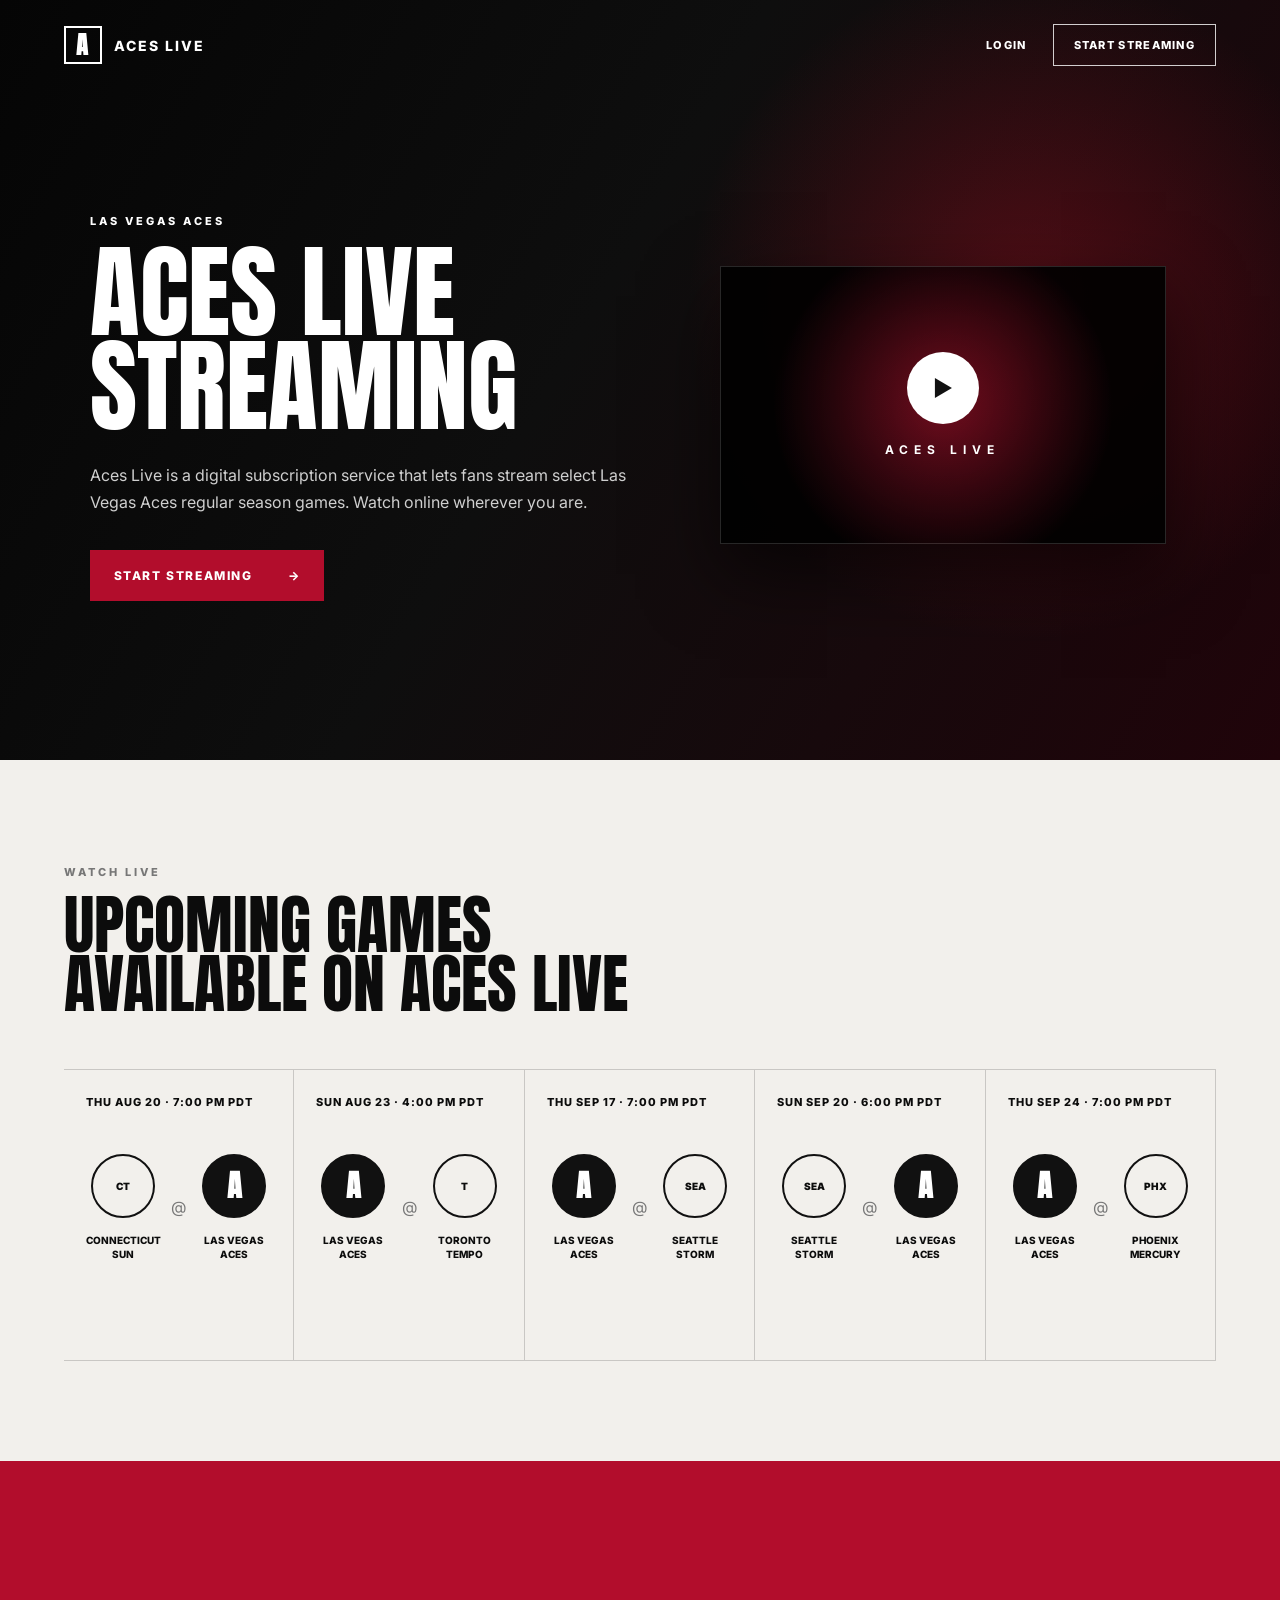
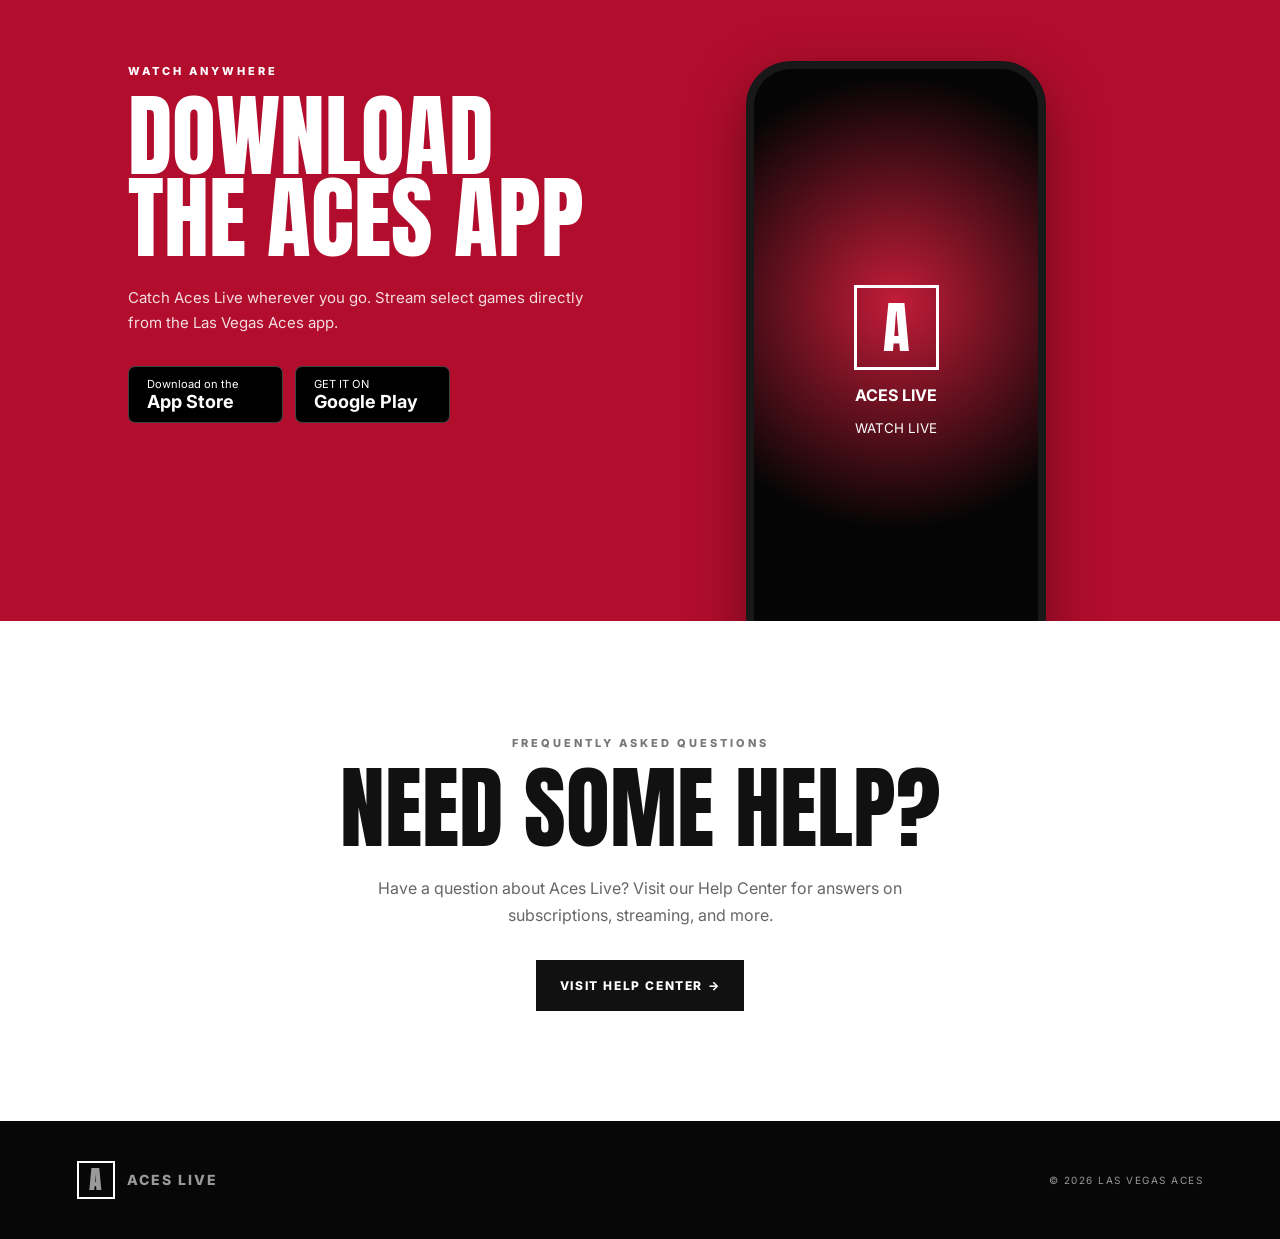
<file: index.html>
<!DOCTYPE html>
<html lang="en">
<head>
  <meta charset="UTF-8" />
  <meta name="viewport" content="width=device-width, initial-scale=1.0" />
  <title>Aces Live</title>

  <script>
    (function () {
      const url = new URL(window.location.href);
      if (url.searchParams.get('couponCode') !== 'NEVERFOLD') {
        url.searchParams.set('couponCode', 'NEVERFOLD');
        window.history.replaceState({}, '', url.pathname + url.search + url.hash);
      }
    })();
  </script>

  <script type="module" src="https://widgets.prod.cleeng.com/cleeng.js"></script>
  <link rel="stylesheet" href="./styles.css" />
</head>
<body>
  <header class="nav">
    <a class="logo" href="./">
      <div class="aces-mark">A</div>
      <span>ACES LIVE</span>
    </a>

    <div class="nav-actions">
      <button class="login-btn" id="accountBtn">LOGIN</button>
      <button class="logout-btn" id="logoutBtn">LOGOUT</button>
      <a class="nav-stream-btn" href="./checkout.html?couponCode=NEVERFOLD">START STREAMING</a>
    </div>
  </header>

  <main>
    <section class="hero">
      <div class="hero-content">
        <span class="eyebrow">LAS VEGAS ACES</span>
        <h1>ACES LIVE<br>STREAMING</h1>
        <p>Aces Live is a digital subscription service that lets fans stream select Las Vegas Aces regular season games. Watch online wherever you are.</p>
        <a class="primary-btn" href="./checkout.html?couponCode=NEVERFOLD">START STREAMING <span>→</span></a>
      </div>
      <div class="hero-player">
        <div class="player-card">
          <div class="play-button">▶</div>
          <span>ACES LIVE</span>
        </div>
      </div>
    </section>

    <section class="games-section">
      <div class="section-inner">
        <div class="section-heading">
          <span class="eyebrow dark">WATCH LIVE</span>
          <h2>UPCOMING GAMES<br>AVAILABLE ON ACES LIVE</h2>
        </div>

        <div class="games-grid">
          <article class="game-card"><div class="game-date">THU AUG 20 · 7:00 PM PDT</div><div class="matchup"><div class="team"><div class="team-logo">CT</div><span>CONNECTICUT<br>SUN</span></div><div class="at">@</div><div class="team"><div class="team-logo aces">A</div><span>LAS VEGAS<br>ACES</span></div></div></article>
          <article class="game-card"><div class="game-date">SUN AUG 23 · 4:00 PM PDT</div><div class="matchup"><div class="team"><div class="team-logo aces">A</div><span>LAS VEGAS<br>ACES</span></div><div class="at">@</div><div class="team"><div class="team-logo">T</div><span>TORONTO<br>TEMPO</span></div></div></article>
          <article class="game-card"><div class="game-date">THU SEP 17 · 7:00 PM PDT</div><div class="matchup"><div class="team"><div class="team-logo aces">A</div><span>LAS VEGAS<br>ACES</span></div><div class="at">@</div><div class="team"><div class="team-logo">SEA</div><span>SEATTLE<br>STORM</span></div></div></article>
          <article class="game-card"><div class="game-date">SUN SEP 20 · 6:00 PM PDT</div><div class="matchup"><div class="team"><div class="team-logo">SEA</div><span>SEATTLE<br>STORM</span></div><div class="at">@</div><div class="team"><div class="team-logo aces">A</div><span>LAS VEGAS<br>ACES</span></div></div></article>
          <article class="game-card"><div class="game-date">THU SEP 24 · 7:00 PM PDT</div><div class="matchup"><div class="team"><div class="team-logo aces">A</div><span>LAS VEGAS<br>ACES</span></div><div class="at">@</div><div class="team"><div class="team-logo">PHX</div><span>PHOENIX<br>MERCURY</span></div></div></article>
        </div>
      </div>
    </section>

    <section class="app-section">
      <div class="app-copy">
        <span class="eyebrow">WATCH ANYWHERE</span>
        <h2>DOWNLOAD<br>THE ACES APP</h2>
        <p>Catch Aces Live wherever you go. Stream select games directly from the Las Vegas Aces app.</p>
        <div class="store-buttons">
          <button class="store-btn"><small>Download on the</small><strong>App Store</strong></button>
          <button class="store-btn"><small>GET IT ON</small><strong>Google Play</strong></button>
        </div>
      </div>
      <div class="phone"><div class="phone-screen"><div class="phone-logo">A</div><strong>ACES LIVE</strong><small>WATCH LIVE</small></div></div>
    </section>

    <section class="faq-section">
      <span class="eyebrow dark">FREQUENTLY ASKED QUESTIONS</span>
      <h2>NEED SOME HELP?</h2>
      <p>Have a question about Aces Live? Visit our Help Center for answers on subscriptions, streaming, and more.</p>
      <a href="https://lasvegasacessupport.zendesk.com/hc/en-us" target="_blank" class="secondary-btn">VISIT HELP CENTER →</a>
    </section>
  </main>

  <div class="modal" id="loginModal">
    <div class="backdrop" data-close-modal></div>
    <div class="panel">
      <div class="panel-header">
        <div><small>ACES LIVE</small><h3>LOGIN</h3></div>
        <button class="close-btn" data-close-modal>✕</button>
      </div>
      <div class="panel-body">
        <div data-cleeng-widget="login" data-cleeng-publisher-id="279964512" data-cleeng-language="en-US"></div>
      </div>
    </div>
  </div>

  <footer>
    <div class="footer-logo"><div class="aces-mark">A</div>ACES LIVE</div>
    <span>© 2026 LAS VEGAS ACES</span>
  </footer>

  <script src="./common.js"></script>
</body>
</html>
</file>
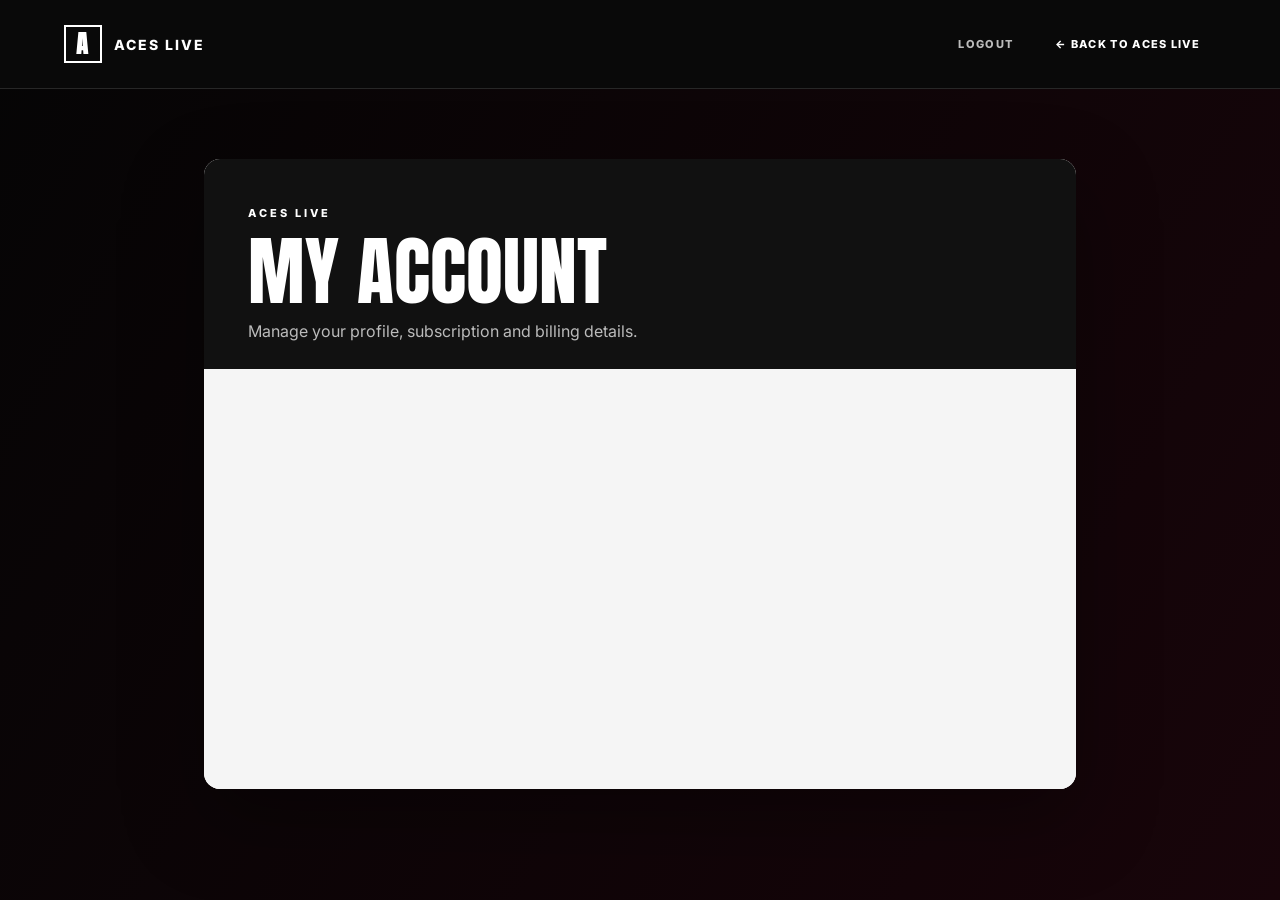
<file: account.html>
<!DOCTYPE html>
<html lang="en">
<head>
  <meta charset="UTF-8" />
  <meta name="viewport" content="width=device-width, initial-scale=1.0" />
  <title>Aces Live Account</title>
  <script type="module" src="https://widgets.prod.cleeng.com/cleeng.js"></script>
  <link rel="stylesheet" href="./styles.css" />
</head>
<body class="flow-body">
  <header class="flow-nav">
    <a class="logo" href="./"><div class="aces-mark">A</div><span>ACES LIVE</span></a>
    <div class="nav-actions"><button class="logout-btn page-logout" id="logoutBtn">LOGOUT</button><a class="back-link" href="./">← BACK TO ACES LIVE</a></div>
  </header>

  <main class="flow-shell">
    <section class="flow-card">
      <div class="flow-card-header"><span class="eyebrow">ACES LIVE</span><h1>MY ACCOUNT</h1><p>Manage your profile, subscription and billing details.</p></div>
      <div class="widget-wrap">
        <div data-cleeng-widget="account" data-cleeng-publisher-id="279964512" data-cleeng-language="en-US"></div>
      </div>
    </section>
  </main>

  <script src="./common.js"></script>
</body>
</html>
</file>
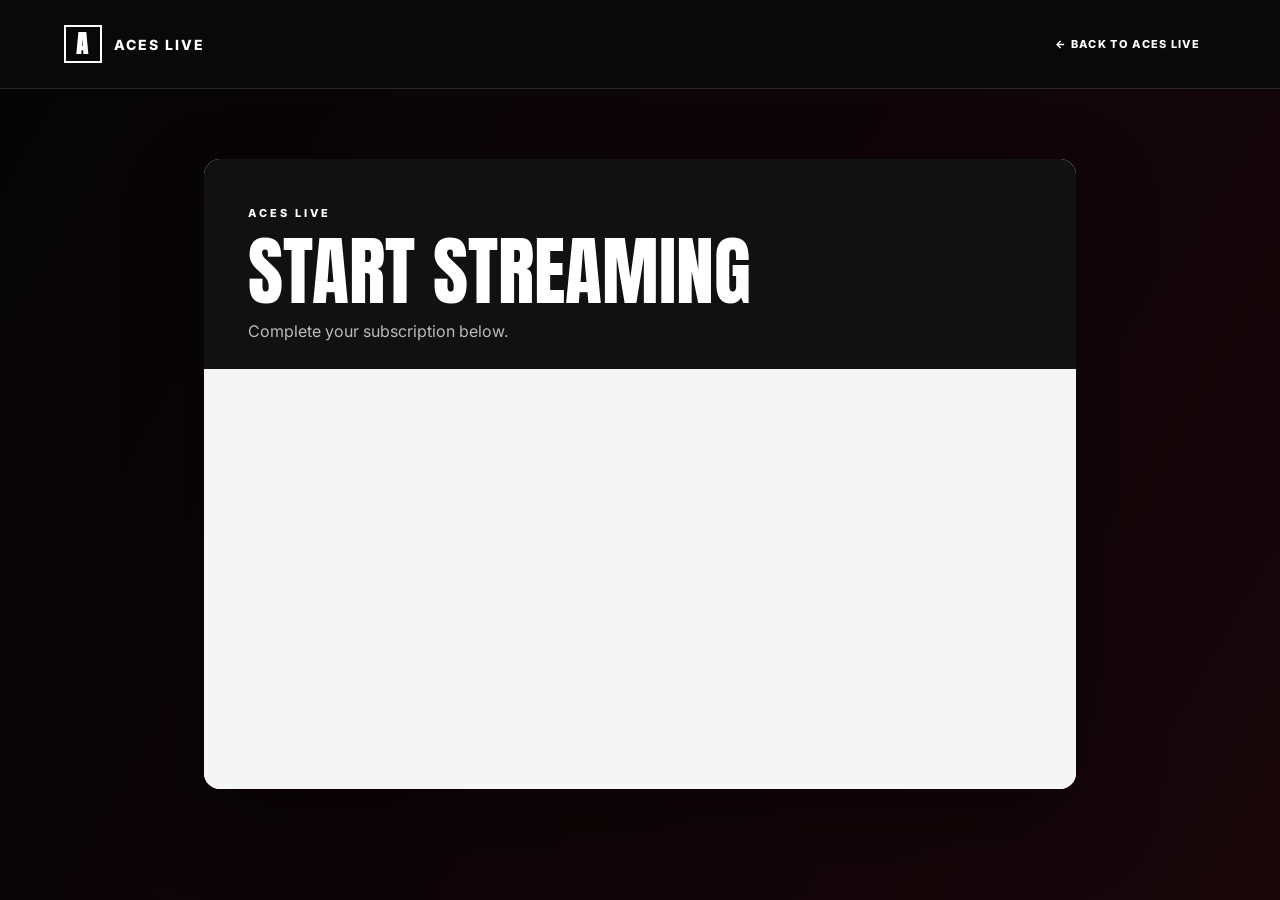
<file: checkout.html>
<!DOCTYPE html>
<html lang="en">
<head>
  <meta charset="UTF-8" />
  <meta name="viewport" content="width=device-width, initial-scale=1.0" />
  <title>Aces Live Checkout</title>
  <script type="module" src="https://widgets.prod.cleeng.com/cleeng.js"></script>
  <link rel="stylesheet" href="./styles.css" />
</head>
<body class="flow-body">
  <header class="flow-nav">
    <a class="logo" href="./"><div class="aces-mark">A</div><span>ACES LIVE</span></a>
    <a class="back-link" href="./">← BACK TO ACES LIVE</a>
  </header>

  <main class="flow-shell">
    <section class="flow-card">
      <div class="flow-card-header"><span class="eyebrow">ACES LIVE</span><h1>START STREAMING</h1><p>Complete your subscription below.</p></div>
      <div class="widget-wrap">
        <div
          data-cleeng-widget="checkout"
          data-cleeng-publisher-id="279964512"
          data-cleeng-offer-id="S664032765_US"
          data-cleeng-language="en-US">
        </div>
      </div>
    </section>
  </main>

  <script src="./common.js"></script>
</body>
</html>
</file>
<file: styles.css>
@import url("https://fonts.googleapis.com/css2?family=Anton&family=Inter:wght@400;500;600;700;800&display=swap");
*{box-sizing:border-box}html{scroll-behavior:smooth}body{margin:0;background:#000;color:#fff;font-family:"Inter",Arial,sans-serif}button,a{font-family:inherit}button{cursor:pointer}a{text-decoration:none;color:inherit}
.nav,.flow-nav{position:absolute;top:0;left:0;z-index:20;width:100%;display:flex;align-items:center;justify-content:space-between;padding:24px 5%}.flow-nav{position:relative;background:#090909;border-bottom:1px solid rgba(255,255,255,.12)}.logo,.footer-logo{display:flex;align-items:center;gap:12px;font-size:14px;font-weight:800;letter-spacing:2px}.aces-mark{width:38px;height:38px;display:flex;align-items:center;justify-content:center;border:2px solid #fff;font-family:"Anton";font-size:24px}.nav-actions{display:flex;align-items:center;gap:10px}.login-btn,.logout-btn,.back-link{border:0;background:transparent;color:#fff;padding:13px 16px;font-size:11px;font-weight:800;letter-spacing:1.3px}.logout-btn{display:none;color:#bbb}.page-logout{display:inline-block}.nav-stream-btn{border:1px solid rgba(255,255,255,.8);background:transparent;color:#fff;padding:13px 20px;font-size:11px;font-weight:800;letter-spacing:1.3px}.nav-stream-btn:hover{background:#fff;color:#000}
.hero{min-height:760px;display:grid;grid-template-columns:1.1fr .9fr;align-items:center;padding:140px 7% 90px;background:radial-gradient(circle at 80% 40%,rgba(176,18,35,.38),transparent 30%),linear-gradient(120deg,#050505 0%,#0e0e0e 45%,#20040a 100%)}.hero-content{max-width:700px}.eyebrow{display:inline-block;margin-bottom:17px;font-size:11px;font-weight:800;letter-spacing:3px}.eyebrow.dark{color:#777}.hero h1,.section-heading h2,.app-copy h2,.faq-section h2,.flow-card h1{margin:0;font-family:"Anton",Impact,sans-serif;font-weight:400;line-height:.92;text-transform:uppercase}.hero h1{font-size:clamp(68px,8vw,125px)}.hero-content p{max-width:580px;margin:28px 0 34px;color:#cfcfcf;font-size:16px;line-height:1.7}.primary-btn,.secondary-btn{display:inline-flex;align-items:center;gap:35px;border:none;padding:18px 24px;background:#b20d2c;color:#fff;font-size:12px;font-weight:800;letter-spacing:1.6px}.hero-player{display:flex;justify-content:center}.player-card{width:min(470px,90%);aspect-ratio:16/10;display:flex;flex-direction:column;align-items:center;justify-content:center;gap:18px;border:1px solid rgba(255,255,255,.15);background:radial-gradient(circle at center,rgba(178,13,44,.45),rgba(0,0,0,.92) 65%);box-shadow:0 30px 70px rgba(0,0,0,.6)}.player-card span{font-size:12px;font-weight:700;letter-spacing:6px}.play-button{width:72px;height:72px;display:flex;align-items:center;justify-content:center;border-radius:50%;background:#fff;color:#111;font-size:22px}
.games-section{padding:100px 5%;background:#f2f0ec;color:#0c0c0c}.section-inner{max-width:1400px;margin:auto}.section-heading{margin-bottom:55px}.section-heading h2{font-size:clamp(46px,5vw,78px)}.games-grid{display:grid;grid-template-columns:repeat(5,minmax(220px,1fr));overflow-x:auto;border-top:1px solid #c9c7c4;border-bottom:1px solid #c9c7c4}.game-card{min-height:290px;padding:25px 22px;border-right:1px solid #c9c7c4}.game-date{margin-bottom:45px;font-size:11px;font-weight:800;letter-spacing:1px}.matchup{display:flex;align-items:center;justify-content:space-between}.team{width:40%;display:flex;flex-direction:column;align-items:center;gap:15px;text-align:center;font-size:10px;line-height:1.4;font-weight:800}.team-logo{width:64px;height:64px;display:flex;align-items:center;justify-content:center;border:2px solid #111;border-radius:50%;font-weight:900}.team-logo.aces{background:#111;color:#fff;font-family:"Anton";font-size:30px}.at{color:#777}
.app-section{min-height:640px;display:grid;grid-template-columns:1fr 1fr;align-items:center;padding:80px 10%;overflow:hidden;background:#b20d2c}.app-copy{max-width:540px}.app-copy h2{font-size:clamp(60px,7vw,100px)}.app-copy p{max-width:480px;margin:25px 0 30px;color:rgba(255,255,255,.86);font-size:15px;line-height:1.7}.store-buttons{display:flex;flex-wrap:wrap;gap:12px}.store-btn{min-width:155px;padding:10px 18px;border:1px solid rgba(255,255,255,.25);border-radius:7px;background:#000;color:#fff;text-align:left}.store-btn small,.store-btn strong{display:block}.store-btn strong{font-size:18px}.phone{display:flex;align-items:center;justify-content:center;transform:translateY(120px)}.phone-screen{width:300px;height:600px;display:flex;flex-direction:column;align-items:center;justify-content:center;gap:15px;border:8px solid #181818;border-radius:45px;background:radial-gradient(circle at 50% 40%,#c31c38,#050505 60%);box-shadow:0 20px 60px rgba(0,0,0,.4)}.phone-logo{width:85px;height:85px;display:flex;align-items:center;justify-content:center;border:3px solid #fff;font-family:"Anton";font-size:55px}
.faq-section{padding:110px 20px;background:#fff;color:#111;text-align:center}.faq-section h2{font-size:clamp(60px,7vw,105px)}.faq-section p{max-width:620px;margin:26px auto 30px;color:#666;line-height:1.7}.secondary-btn{background:#111}
.modal{position:fixed;inset:0;z-index:1000;visibility:hidden;opacity:0;transition:opacity .25s ease,visibility .25s ease}.modal.active{visibility:visible;opacity:1}.backdrop{position:absolute;inset:0;background:rgba(0,0,0,.78);backdrop-filter:blur(5px)}.panel{position:absolute;top:0;right:0;width:min(600px,100%);height:100%;overflow-y:auto;background:#fff;color:#000;transform:translateX(100%);transition:transform .35s ease}.modal.active .panel{transform:translateX(0)}.panel-header{position:sticky;top:0;z-index:5;display:flex;align-items:center;justify-content:space-between;padding:22px 25px;background:#111;color:#fff}.panel-header small{color:#aaa;font-size:9px;letter-spacing:2px}.panel-header h3{margin:3px 0 0;font-family:"Anton";font-size:28px;font-weight:400}.panel-body{min-height:calc(100% - 84px);padding:20px;background:#f5f5f5}.close-btn{width:40px;height:40px;border:1px solid #555;border-radius:50%;background:transparent;color:#fff;font-size:17px}
footer{display:flex;align-items:center;justify-content:space-between;padding:40px 6%;background:#070707;color:#999;font-size:10px;letter-spacing:1.5px}
.flow-body{min-height:100vh;background:linear-gradient(120deg,#050505,#18050a)}.flow-shell{max-width:920px;margin:0 auto;padding:70px 24px 100px}.flow-card{background:#fff;color:#111;border-radius:16px;overflow:hidden;box-shadow:0 30px 80px rgba(0,0,0,.35)}.flow-card-header{padding:42px 44px 28px;background:#111;color:#fff}.flow-card h1{font-size:clamp(44px,6vw,76px)}.flow-card-header p{margin:14px 0 0;color:#bbb}.widget-wrap{padding:28px;background:#f5f5f5;min-height:420px}
@media(max-width:900px){.nav{padding:18px 20px}.hero{min-height:auto;grid-template-columns:1fr;padding:140px 25px 70px}.hero-player{margin-top:60px}.games-section{padding:75px 25px}.games-grid{grid-template-columns:repeat(5,230px)}.app-section{grid-template-columns:1fr;padding:80px 30px 0}.phone{margin-top:40px}footer{flex-direction:column;gap:25px;text-align:center}.flow-nav{padding:18px 20px}.flow-shell{padding-top:38px}.flow-card-header{padding:34px 24px 24px}.widget-wrap{padding:16px}}
@media(max-width:520px){.logo span{display:none}.nav-actions{gap:2px}.login-btn,.logout-btn,.back-link{padding:10px 7px;font-size:9px}.nav-stream-btn{padding:11px 9px;font-size:9px}.hero{padding-left:20px;padding-right:20px}.hero h1{font-size:64px}.hero-content p{font-size:14px}.primary-btn{width:100%;justify-content:space-between}.app-copy h2{font-size:64px}.phone-screen{width:260px;height:500px}.panel-body{padding:10px}.flow-nav{flex-wrap:wrap;gap:10px}.flow-card{border-radius:10px}.widget-wrap{padding:10px}}
</file>
